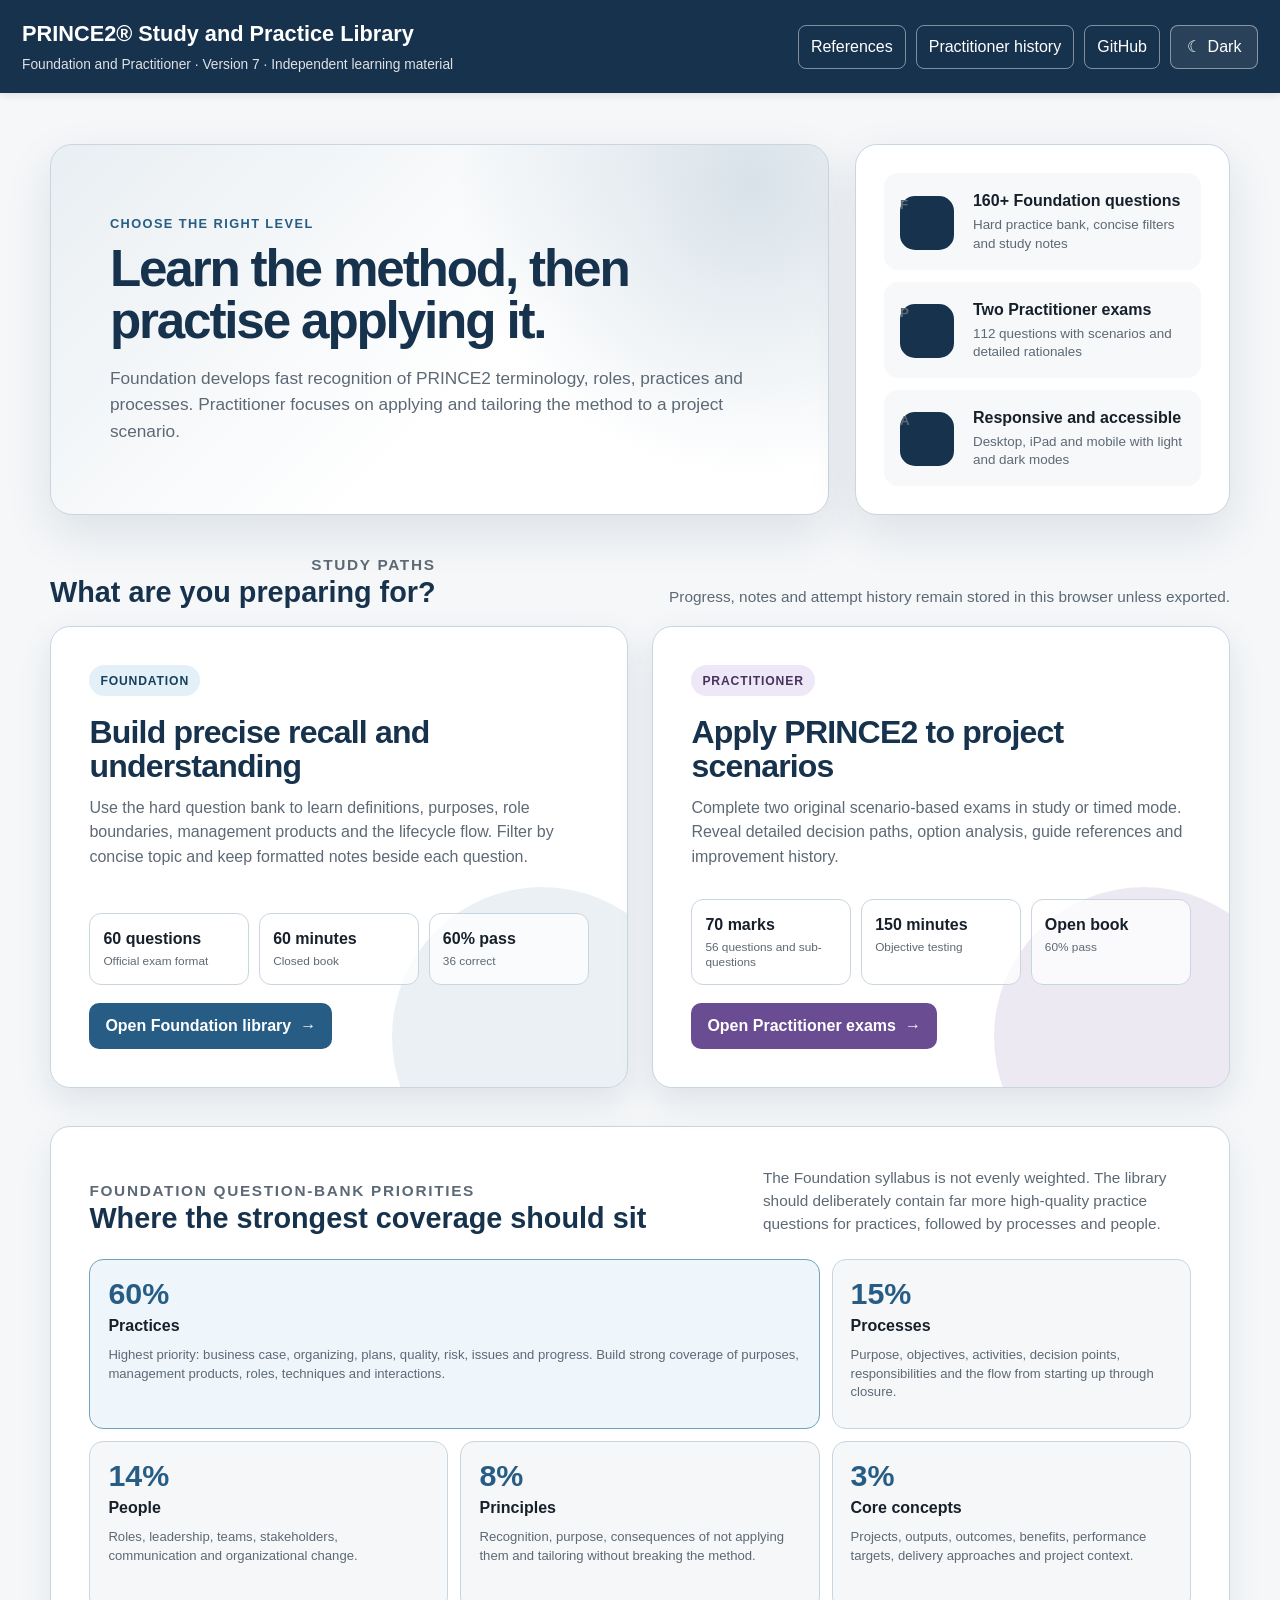
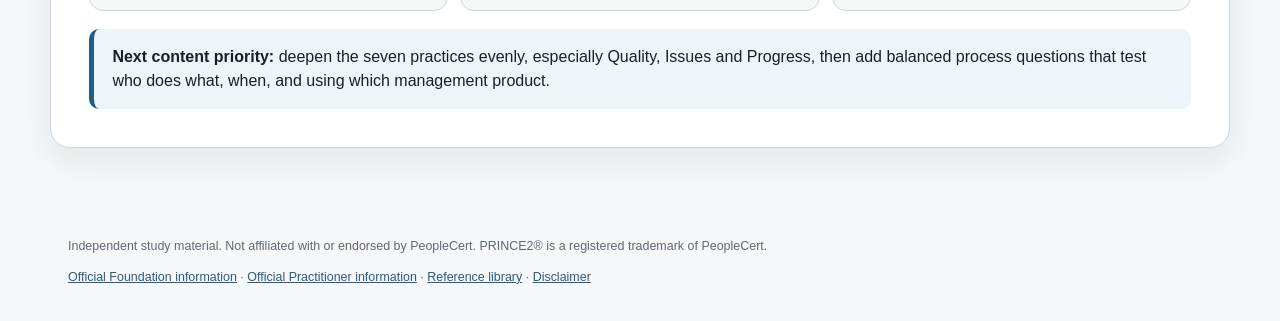
<file: index.html>
<!doctype html>
<html lang="en">
<head>
  <meta charset="utf-8">
  <meta name="viewport" content="width=device-width, initial-scale=1, viewport-fit=cover">
  <meta name="theme-color" content="#17324d">
  <meta name="description" content="Choose PRINCE2 Project Management Foundation or Practitioner Version 7 study and practice resources.">
  <title>PRINCE2 Study and Practice Library</title>
  <script src="assets/theme.js"></script>
  <link rel="stylesheet" href="assets/styles.css?v=20260721-6">
  <link rel="stylesheet" href="assets/theme.css?v=20260721-6">
  <link rel="stylesheet" href="assets/home.css?v=20260721-6">
</head>
<body class="home-body">
<a class="skip-link" href="#studyPaths">Skip to study choices</a>

<header class="site-header home-header">
  <div class="brand">
    <h1>PRINCE2® Study and Practice Library</h1>
    <p>Foundation and Practitioner · Version 7 · Independent learning material</p>
  </div>
  <nav class="toolbar" aria-label="Site navigation">
    <a class="header-link" href="references.html">References</a>
    <a class="header-link" href="history.html">Practitioner history</a>
    <a class="header-link" href="https://github.com/GKastner87/prince2-practitioner-practice">GitHub</a>
    <button type="button" class="theme-toggle" data-theme-toggle></button>
  </nav>
</header>

<main class="home-main">
  <section class="home-hero">
    <div class="home-hero-copy">
      <p class="home-kicker">Choose the right level</p>
      <h2>Learn the method, then practise applying it.</h2>
      <p>Foundation develops fast recognition of PRINCE2 terminology, roles, practices and processes. Practitioner focuses on applying and tailoring the method to a project scenario.</p>
    </div>

    <div class="home-hero-summary" aria-label="Library summary">
      <div class="summary-row">
        <span class="summary-icon" aria-hidden="true">F</span>
        <div><strong>160+ Foundation questions</strong><span>Hard practice bank, concise filters and study notes</span></div>
      </div>
      <div class="summary-row">
        <span class="summary-icon" aria-hidden="true">P</span>
        <div><strong>Two Practitioner exams</strong><span>112 questions with scenarios and detailed rationales</span></div>
      </div>
      <div class="summary-row">
        <span class="summary-icon" aria-hidden="true">A</span>
        <div><strong>Responsive and accessible</strong><span>Desktop, iPad and mobile with light and dark modes</span></div>
      </div>
    </div>
  </section>

  <section id="studyPaths" aria-labelledby="studyPathsTitle">
    <div class="path-heading">
      <div>
        <p class="home-kicker">Study paths</p>
        <h2 id="studyPathsTitle">What are you preparing for?</h2>
      </div>
      <p>Progress, notes and attempt history remain stored in this browser unless exported.</p>
    </div>

    <div class="path-grid">
      <a class="path-card foundation-card" href="foundation/index.html">
        <div class="path-card-top">
          <span class="path-level">Foundation</span>
          <h3>Build precise recall and understanding</h3>
          <p>Use the hard question bank to learn definitions, purposes, role boundaries, management products and the lifecycle flow. Filter by concise topic and keep formatted notes beside each question.</p>
        </div>
        <div>
          <div class="path-facts">
            <div class="path-fact"><strong>60 questions</strong><span>Official exam format</span></div>
            <div class="path-fact"><strong>60 minutes</strong><span>Closed book</span></div>
            <div class="path-fact"><strong>60% pass</strong><span>36 correct</span></div>
          </div>
          <span class="path-cta">Open Foundation library <span aria-hidden="true">→</span></span>
        </div>
      </a>

      <a class="path-card practitioner-card" href="practitioner/index.html">
        <div class="path-card-top">
          <span class="path-level">Practitioner</span>
          <h3>Apply PRINCE2 to project scenarios</h3>
          <p>Complete two original scenario-based exams in study or timed mode. Reveal detailed decision paths, option analysis, guide references and improvement history.</p>
        </div>
        <div>
          <div class="path-facts">
            <div class="path-fact"><strong>70 marks</strong><span>56 questions and sub-questions</span></div>
            <div class="path-fact"><strong>150 minutes</strong><span>Objective testing</span></div>
            <div class="path-fact"><strong>Open book</strong><span>60% pass</span></div>
          </div>
          <span class="path-cta">Open Practitioner exams <span aria-hidden="true">→</span></span>
        </div>
      </a>
    </div>
  </section>

  <section class="priority-section" aria-labelledby="priorityTitle">
    <div class="priority-intro">
      <div>
        <p class="home-kicker">Foundation question-bank priorities</p>
        <h2 id="priorityTitle">Where the strongest coverage should sit</h2>
      </div>
      <p>The Foundation syllabus is not evenly weighted. The library should deliberately contain far more high-quality practice questions for practices, followed by processes and people.</p>
    </div>

    <div class="weight-grid">
      <article class="weight-card primary-weight">
        <span class="weight-number">60%</span>
        <strong>Practices</strong>
        <p>Highest priority: business case, organizing, plans, quality, risk, issues and progress. Build strong coverage of purposes, management products, roles, techniques and interactions.</p>
      </article>
      <article class="weight-card">
        <span class="weight-number">15%</span>
        <strong>Processes</strong>
        <p>Purpose, objectives, activities, decision points, responsibilities and the flow from starting up through closure.</p>
      </article>
      <article class="weight-card">
        <span class="weight-number">14%</span>
        <strong>People</strong>
        <p>Roles, leadership, teams, stakeholders, communication and organizational change.</p>
      </article>
      <article class="weight-card">
        <span class="weight-number">8%</span>
        <strong>Principles</strong>
        <p>Recognition, purpose, consequences of not applying them and tailoring without breaking the method.</p>
      </article>
      <article class="weight-card">
        <span class="weight-number">3%</span>
        <strong>Core concepts</strong>
        <p>Projects, outputs, outcomes, benefits, performance targets, delivery approaches and project context.</p>
      </article>
    </div>

    <div class="priority-callout">
      <strong>Next content priority:</strong> deepen the seven practices evenly, especially Quality, Issues and Progress, then add balanced process questions that test who does what, when, and using which management product.
    </div>
  </section>
</main>

<footer class="home-footer">
  <p>Independent study material. Not affiliated with or endorsed by PeopleCert. PRINCE2® is a registered trademark of PeopleCert.</p>
  <p><a href="https://www.peoplecert.org/browse-certifications/project-programme-and-portfolio-management/PRINCE2-2/PRINCE2-7-foundation-3579" target="_blank" rel="noopener noreferrer">Official Foundation information</a> · <a href="https://www.peoplecert.org/browse-certifications/project-programme-and-portfolio-management/PRINCE2-2/PRINCE2-7-practitioner-3581" target="_blank" rel="noopener noreferrer">Official Practitioner information</a> · <a href="references.html">Reference library</a> · <a href="docs/DISCLAIMER.md">Disclaimer</a></p>
</footer>
</body>
</html>
</file>
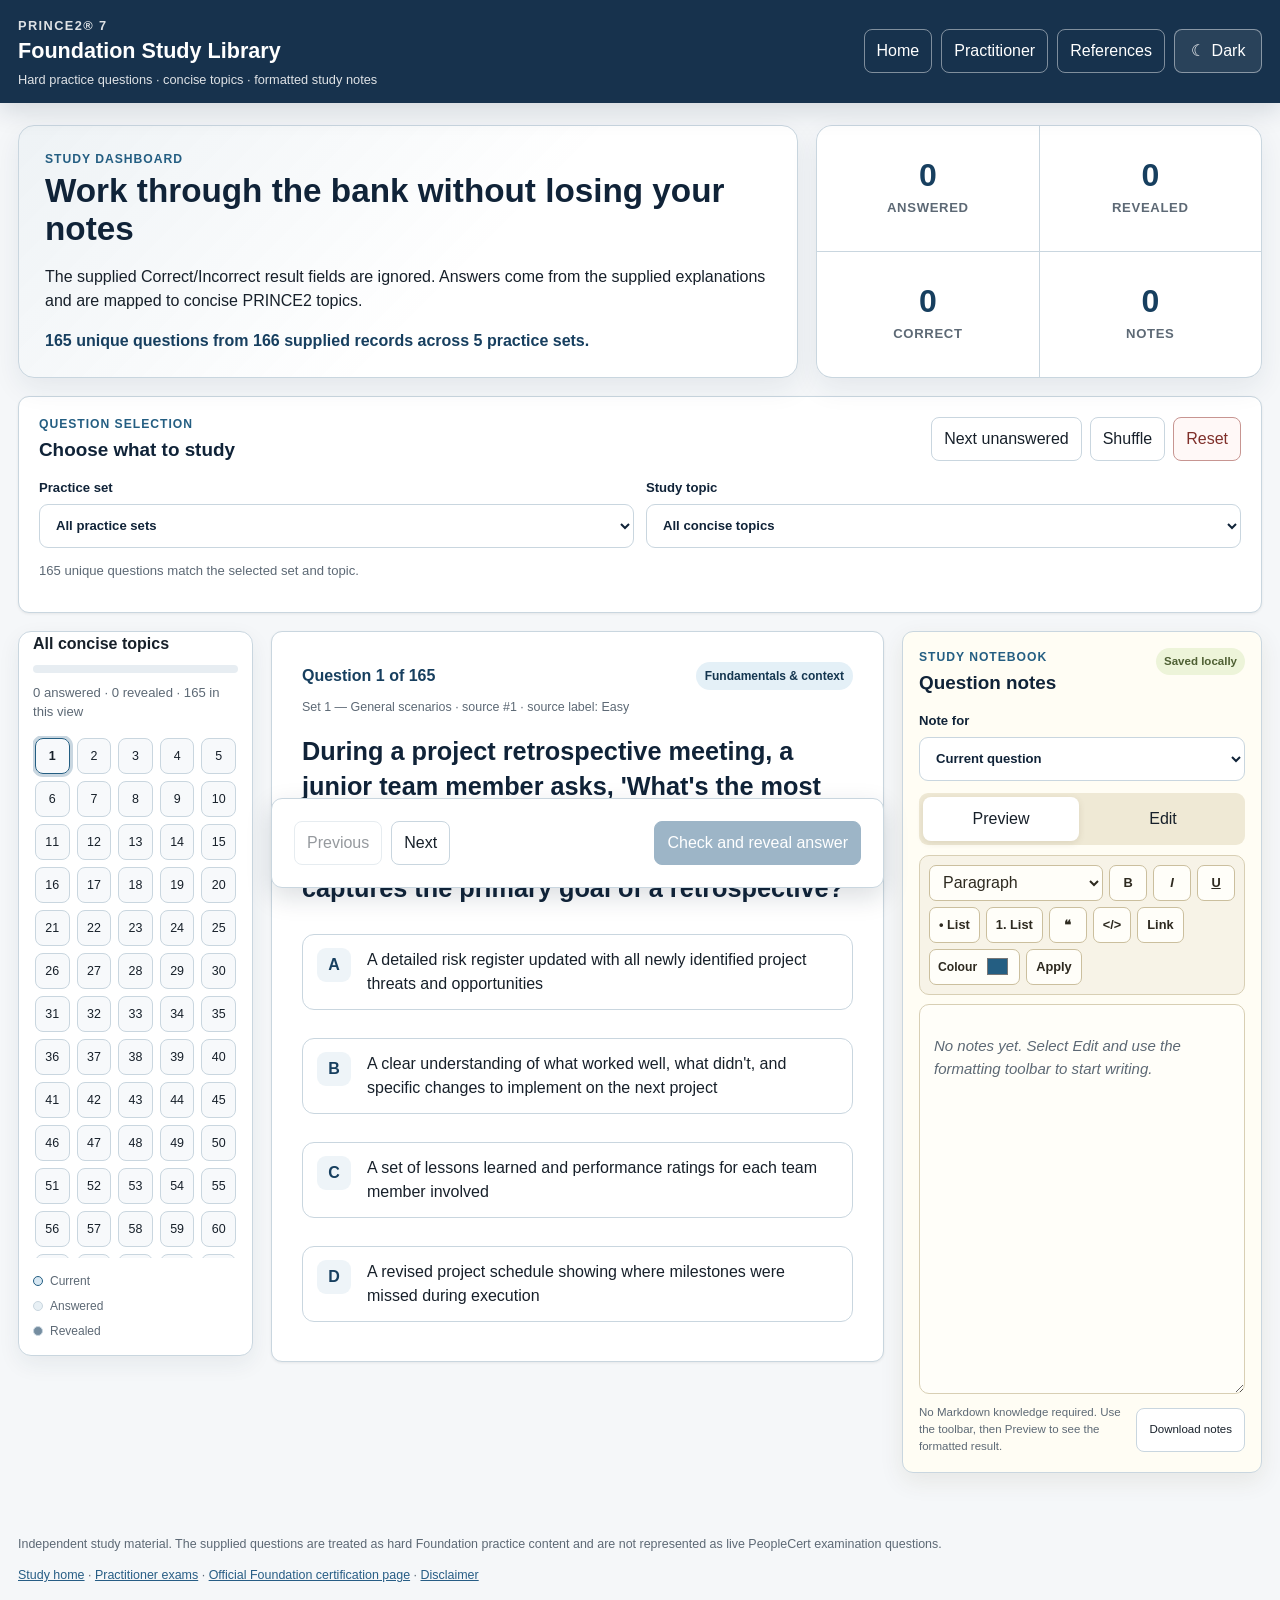
<file: foundation/index.html>
<!doctype html>
<html lang="en">
<head>
  <meta charset="utf-8">
  <meta name="viewport" content="width=device-width, initial-scale=1, viewport-fit=cover">
  <meta name="theme-color" content="#17324d">
  <meta name="description" content="PRINCE2 Project Management Foundation Version 7 hard question library with answer reveal, concise topic filters and formatted study notes stored as Markdown.">
  <title>PRINCE2 Foundation Study Library</title>
  <script src="../assets/theme.js"></script>
  <link rel="stylesheet" href="../assets/styles.css?v=20260721-5">
  <link rel="stylesheet" href="foundation.css?v=20260721-5">
  <link rel="stylesheet" href="note-toolbar.css?v=20260721-5">
  <link rel="stylesheet" href="../assets/theme.css?v=20260721-5">
</head>
<body>
<a class="skip-link" href="#questionCard">Skip to current question</a>

<header class="site-header foundation-header">
  <div class="brand">
    <p class="header-kicker">PRINCE2® 7</p>
    <h1>Foundation Study Library</h1>
    <p>Hard practice questions · concise topics · formatted study notes</p>
  </div>
  <nav class="toolbar" aria-label="Site navigation">
    <a class="header-link" href="../index.html">Home</a>
    <a class="header-link" href="../practitioner/index.html">Practitioner</a>
    <a class="header-link" href="../references.html">References</a>
    <button type="button" class="theme-toggle" data-theme-toggle></button>
  </nav>
</header>

<main class="foundation-shell">
  <section class="study-hero">
    <div class="hero-copy">
      <p class="eyebrow">Study dashboard</p>
      <h2>Work through the bank without losing your notes</h2>
      <p>The supplied Correct/Incorrect result fields are ignored. Answers come from the supplied explanations and are mapped to concise PRINCE2 topics.</p>
      <p id="libraryCount" class="library-count">Loading question bank…</p>
    </div>

    <div class="stat-grid" aria-label="Current progress">
      <div class="stat-card"><strong id="answeredStat">0</strong><span>Answered</span></div>
      <div class="stat-card"><strong id="revealedStat">0</strong><span>Revealed</span></div>
      <div class="stat-card"><strong id="correctStat">0</strong><span>Correct</span></div>
      <div class="stat-card"><strong id="notesStat">0</strong><span>Notes</span></div>
    </div>
  </section>

  <section class="card control-card" aria-labelledby="filterTitle">
    <div class="control-heading">
      <div>
        <p class="eyebrow">Question selection</p>
        <h2 id="filterTitle">Choose what to study</h2>
      </div>
      <div class="control-actions">
        <button id="nextUnansweredBtn" type="button">Next unanswered</button>
        <button id="shuffleBtn" type="button">Shuffle</button>
        <button id="resetBtn" type="button" class="subtle-danger">Reset</button>
      </div>
    </div>

    <div class="filter-grid">
      <label>Practice set
        <select id="batchSelect">
          <option value="all">All practice sets</option>
        </select>
      </label>
      <label>Study topic
        <select id="topicSelect">
          <option value="all">All concise topics</option>
        </select>
      </label>
    </div>
    <p id="filterSummary" class="notice" aria-live="polite"></p>
  </section>

  <div class="study-layout">
    <aside class="navigator-column">
      <details class="nav-panel" open>
        <summary>Question navigator</summary>
        <div class="nav-content">
          <strong id="topicTitle">Foundation library</strong>
          <div class="progressbar" aria-hidden="true"><span id="progressFill"></span></div>
          <div id="progressText" class="notice" aria-live="polite"></div>
          <div id="navigator" class="navigator" aria-label="Questions"></div>
          <div class="navigator-legend">
            <span><i class="legend-dot current-dot"></i>Current</span>
            <span><i class="legend-dot answered-dot"></i>Answered</span>
            <span><i class="legend-dot revealed-dot"></i>Revealed</span>
          </div>
        </div>
      </details>
    </aside>

    <section class="question-column">
      <article id="questionCard" class="card question" tabindex="-1"></article>
      <article id="answerCard" class="card answerbox hidden" aria-live="polite"></article>

      <section class="card actions question-actions" aria-label="Question controls">
        <div class="action-group">
          <button id="prevBtn" type="button">Previous</button>
          <button id="nextBtn" type="button">Next</button>
        </div>
        <div class="action-group">
          <button id="revealBtn" class="primary" type="button">Check and reveal answer</button>
        </div>
      </section>
    </section>

    <aside class="notes-column">
      <section class="card notes-card" aria-labelledby="notesTitle">
        <div class="notes-heading">
          <div>
            <p class="eyebrow">Study notebook</p>
            <h2 id="notesTitle">Question notes</h2>
          </div>
          <span id="noteSaveStatus" class="save-status" aria-live="polite">Saved locally</span>
        </div>

        <label class="note-scope-label">Note for
          <select id="noteScope">
            <option value="question">Current question</option>
            <option value="general">General notebook</option>
          </select>
        </label>

        <div class="note-tabs" role="tablist" aria-label="Note view">
          <button id="notePreviewTab" type="button" class="active" role="tab" aria-selected="true">Preview</button>
          <button id="noteEditTab" type="button" role="tab" aria-selected="false">Edit</button>
        </div>

        <div id="noteToolbar" class="note-toolbar" role="toolbar" aria-label="Text formatting">
          <label class="toolbar-select-label" for="noteBlockStyle">Style</label>
          <select id="noteBlockStyle" class="toolbar-select" aria-label="Paragraph style">
            <option value="paragraph">Paragraph</option>
            <option value="h1">Large heading</option>
            <option value="h2">Heading</option>
            <option value="h3">Small heading</option>
          </select>

          <button type="button" class="format-button" data-command="bold" aria-label="Bold" title="Bold"><b>B</b></button>
          <button type="button" class="format-button" data-command="italic" aria-label="Italic" title="Italic"><i>I</i></button>
          <button type="button" class="format-button" data-command="underline" aria-label="Underline" title="Underline"><u>U</u></button>
          <button type="button" class="format-button" data-command="bullet" aria-label="Bulleted list" title="Bulleted list">• List</button>
          <button type="button" class="format-button" data-command="numbered" aria-label="Numbered list" title="Numbered list">1. List</button>
          <button type="button" class="format-button" data-command="quote" aria-label="Quote" title="Quote">❝</button>
          <button type="button" class="format-button" data-command="code" aria-label="Inline code" title="Inline code">&lt;/&gt;</button>
          <button type="button" class="format-button" data-command="link" aria-label="Insert link" title="Insert link">Link</button>

          <label class="colour-tool" title="Text colour">
            <span>Colour</span>
            <input id="noteTextColour" type="color" value="#245e82" aria-label="Text colour">
          </label>
          <button id="applyColourBtn" type="button" class="format-button" aria-label="Apply selected text colour">Apply</button>
        </div>

        <textarea id="noteEditor" class="note-editor hidden" rows="18" spellcheck="true" placeholder="Use the formatting buttons above. The note is stored as Markdown automatically."></textarea>
        <div id="notePreview" class="note-preview" aria-live="polite"></div>

        <div class="note-help">
          <span>No Markdown knowledge required. Use the toolbar, then Preview to see the formatted result.</span>
          <button id="downloadNotesBtn" type="button">Download notes</button>
        </div>
      </section>
    </aside>
  </div>
</main>

<footer>
  <p>Independent study material. The supplied questions are treated as hard Foundation practice content and are not represented as live PeopleCert examination questions.</p>
  <p><a href="../index.html">Study home</a> · <a href="../practitioner/index.html">Practitioner exams</a> · <a href="https://www.peoplecert.org/browse-certifications/project-programme-and-portfolio-management/PRINCE2-2/prince2-7-foundation-3579" target="_blank" rel="noopener noreferrer">Official Foundation certification page</a> · <a href="../docs/DISCLAIMER.md">Disclaimer</a></p>
</footer>

<script src="data/hard-foundation-01.js?v=20260721-5"></script>
<script src="data/hard-foundation-02.js?v=20260721-5"></script>
<script src="data/hard-foundation-03a.js?v=20260721-5"></script>
<script src="data/hard-foundation-03b.js?v=20260721-5"></script>
<script src="data/hard-foundation-03c.js?v=20260721-5"></script>
<script src="data/hard-foundation-03d.js?v=20260721-5"></script>
<script src="data/hard-foundation-03e.js?v=20260721-5"></script>
<script src="data/hard-foundation-04a.js?v=20260721-5"></script>
<script src="data/hard-foundation-04b.js?v=20260721-5"></script>
<script src="data/hard-foundation-04c.js?v=20260721-5"></script>
<script src="data/hard-foundation-04d.js?v=20260721-5"></script>
<script src="data/hard-foundation-04e.js?v=20260721-5"></script>
<script src="data/hard-foundation-04f.js?v=20260721-5"></script>
<script src="data/hard-foundation-05.js?v=20260721-5"></script>
<script src="foundation.js?v=20260721-5"></script>
</body>
</html>
</file>
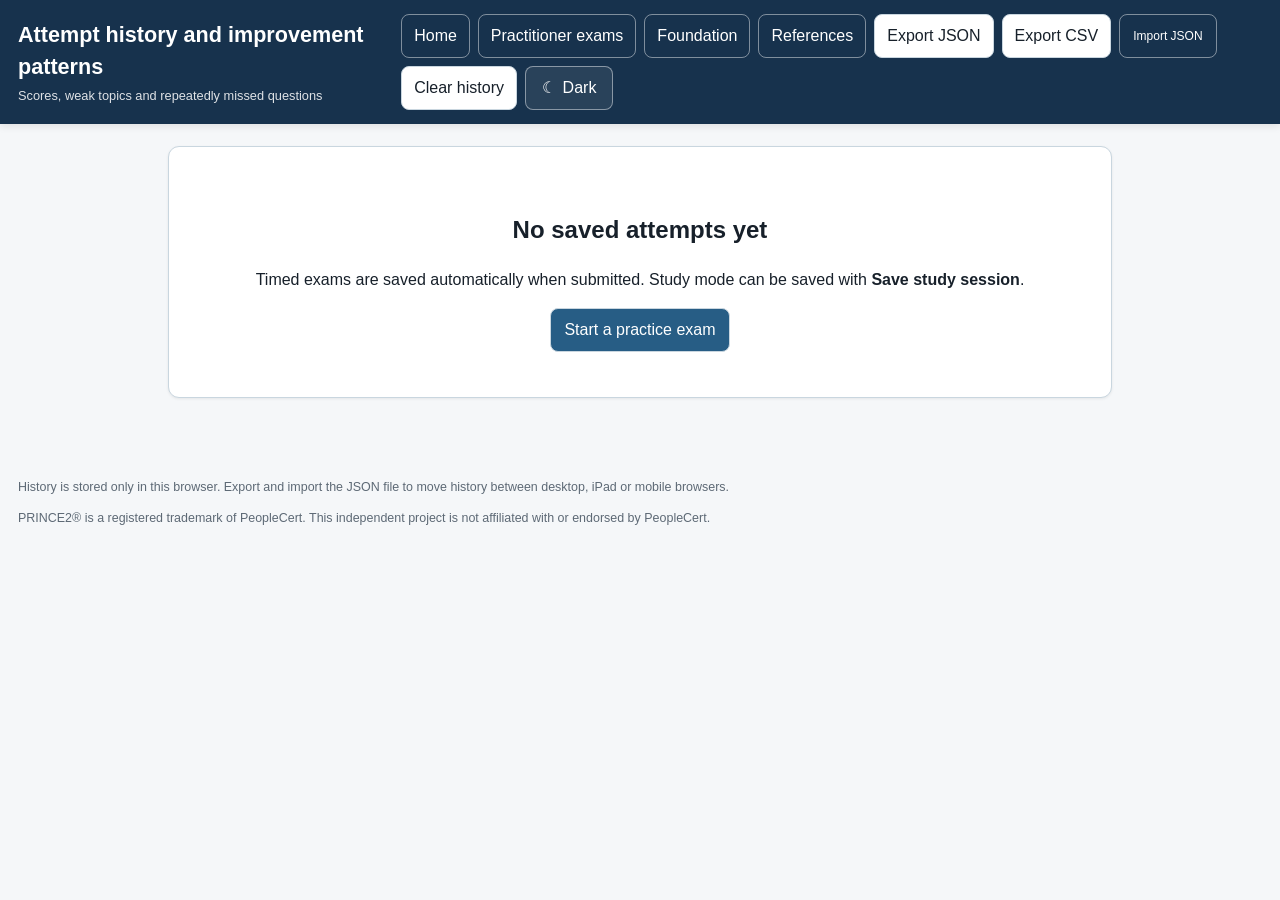
<file: history.html>
<!doctype html>
<html lang="en">
<head>
  <meta charset="utf-8">
  <meta name="viewport" content="width=device-width, initial-scale=1, viewport-fit=cover">
  <meta name="theme-color" content="#17324d">
  <meta name="description" content="Saved PRINCE2 practice exam attempts, score trends and weak-topic analysis.">
  <title>Attempt History — PRINCE2 Practitioner Practice</title>
  <script src="assets/theme.js"></script>
  <link rel="stylesheet" href="assets/styles.css?v=20260721-5">
  <link rel="stylesheet" href="assets/enhancements.css?v=20260721-5">
  <link rel="stylesheet" href="assets/theme.css?v=20260721-5">
</head>
<body>
<header class="site-header">
  <div class="brand">
    <h1>Attempt history and improvement patterns</h1>
    <p>Scores, weak topics and repeatedly missed questions</p>
  </div>
  <div class="toolbar history-actions">
    <a class="header-link" href="index.html">Home</a>
    <a class="header-link" href="practitioner/index.html">Practitioner exams</a>
    <a class="header-link" href="foundation/index.html">Foundation</a>
    <a class="header-link" href="references.html">References</a>
    <button id="exportJsonBtn" type="button">Export JSON</button>
    <button id="exportCsvBtn" type="button">Export CSV</button>
    <label class="button-link">Import JSON<input id="importInput" class="hidden" type="file" accept="application/json,.json"></label>
    <button id="clearHistoryBtn" type="button">Clear history</button>
    <button type="button" class="theme-toggle" data-theme-toggle></button>
  </div>
</header>

<main id="historyContent" class="reference-page" aria-live="polite"></main>

<footer>
  <p>History is stored only in this browser. Export and import the JSON file to move history between desktop, iPad or mobile browsers.</p>
  <p>PRINCE2® is a registered trademark of PeopleCert. This independent project is not affiliated with or endorsed by PeopleCert.</p>
</footer>
<script src="assets/history.js?v=20260721-5"></script>
<script src="assets/history-corrections.js?v=20260721-5"></script>
</body>
</html>
</file>
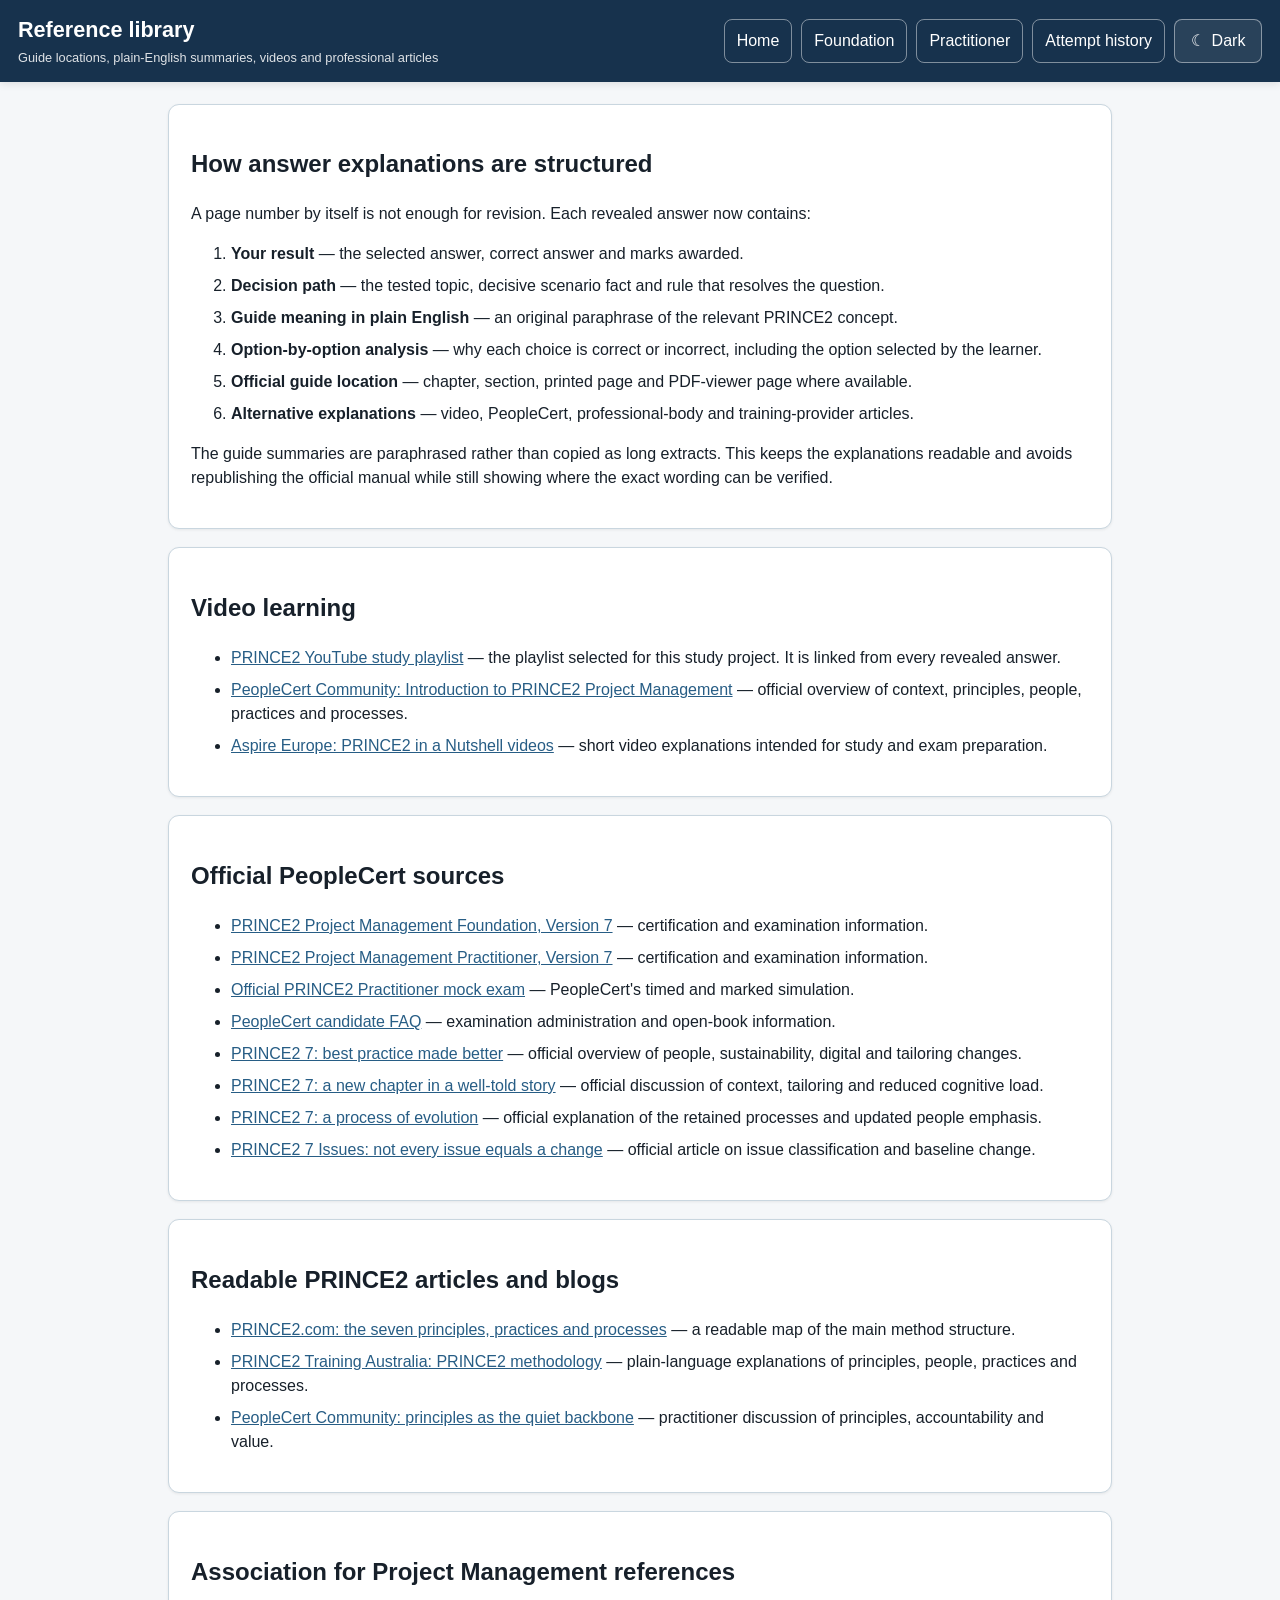
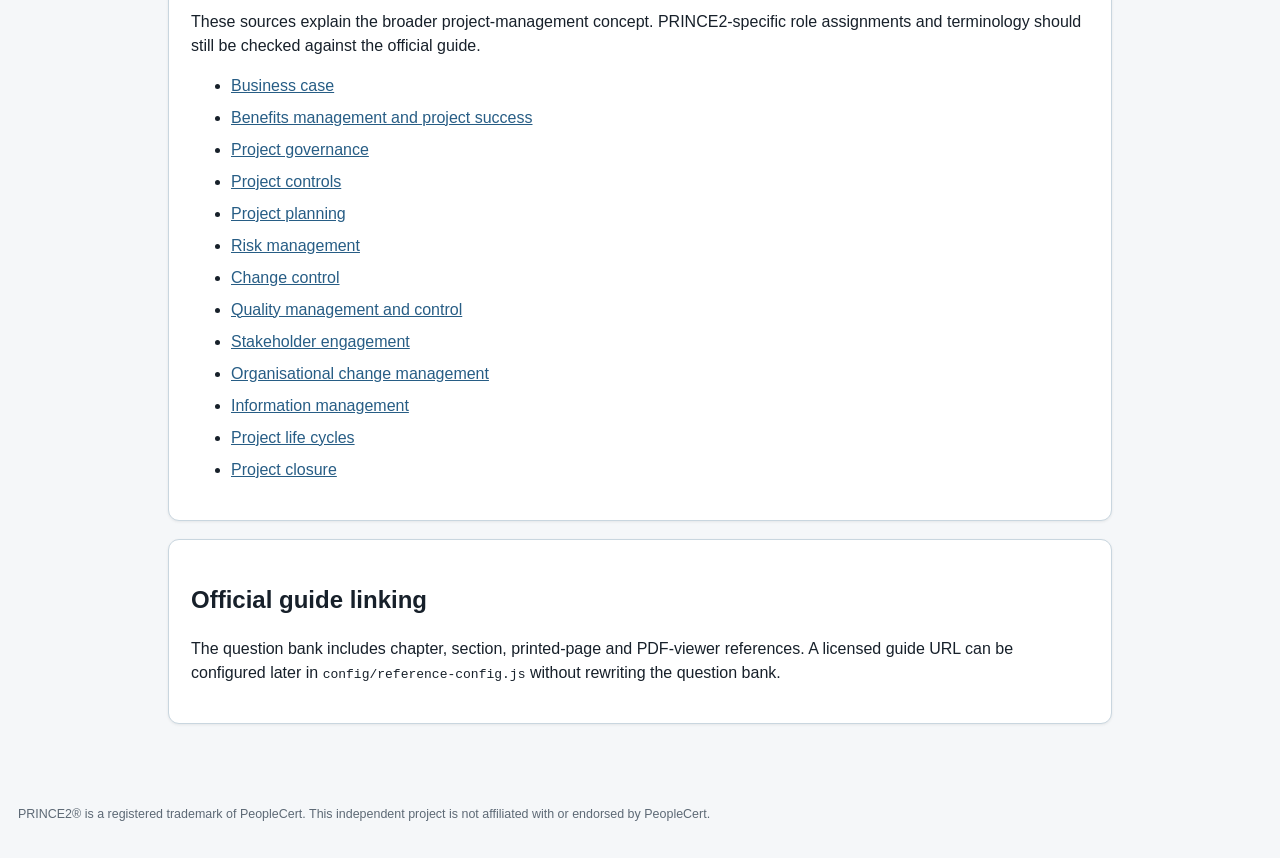
<file: references.html>
<!doctype html>
<html lang="en">
<head>
  <meta charset="utf-8">
  <meta name="viewport" content="width=device-width, initial-scale=1, viewport-fit=cover">
  <meta name="theme-color" content="#17324d">
  <meta name="description" content="Official PRINCE2 guide locations, plain-English paraphrases, videos and professional articles used by the practice exams.">
  <title>Reference Library — PRINCE2 Study Library</title>
  <script src="assets/theme.js"></script>
  <link rel="stylesheet" href="assets/styles.css?v=20260721-5">
  <link rel="stylesheet" href="assets/enhancements.css?v=20260721-5">
  <link rel="stylesheet" href="assets/theme.css?v=20260721-5">
</head>
<body>
<header class="site-header">
  <div class="brand">
    <h1>Reference library</h1>
    <p>Guide locations, plain-English summaries, videos and professional articles</p>
  </div>
  <div class="toolbar">
    <a class="header-link" href="index.html">Home</a>
    <a class="header-link" href="foundation/index.html">Foundation</a>
    <a class="header-link" href="practitioner/index.html">Practitioner</a>
    <a class="header-link" href="history.html">Attempt history</a>
    <button type="button" class="theme-toggle" data-theme-toggle></button>
  </div>
</header>

<main class="reference-page">
  <section class="card">
    <h2>How answer explanations are structured</h2>
    <p>A page number by itself is not enough for revision. Each revealed answer now contains:</p>
    <ol>
      <li><b>Your result</b> — the selected answer, correct answer and marks awarded.</li>
      <li><b>Decision path</b> — the tested topic, decisive scenario fact and rule that resolves the question.</li>
      <li><b>Guide meaning in plain English</b> — an original paraphrase of the relevant PRINCE2 concept.</li>
      <li><b>Option-by-option analysis</b> — why each choice is correct or incorrect, including the option selected by the learner.</li>
      <li><b>Official guide location</b> — chapter, section, printed page and PDF-viewer page where available.</li>
      <li><b>Alternative explanations</b> — video, PeopleCert, professional-body and training-provider articles.</li>
    </ol>
    <p>The guide summaries are paraphrased rather than copied as long extracts. This keeps the explanations readable and avoids republishing the official manual while still showing where the exact wording can be verified.</p>
  </section>

  <section class="card">
    <h2>Video learning</h2>
    <ul>
      <li><a href="https://youtube.com/playlist?list=PLkfP3Wl3g4375MA85ERYYGAveJc5Y-SAG&si=eHYIo4Htw6mCT8xt" target="_blank" rel="noopener noreferrer">PRINCE2 YouTube study playlist</a> — the playlist selected for this study project. It is linked from every revealed answer.</li>
      <li><a href="https://community.peoplecert.org/public/clubs/prince2/videos/introduction-to-prince2-project-management-2026-03-23" target="_blank" rel="noopener noreferrer">PeopleCert Community: Introduction to PRINCE2 Project Management</a> — official overview of context, principles, people, practices and processes.</li>
      <li><a href="https://aspireeurope.com/news/2022/06/01/check-out-our-prince2-youtube-channel/" target="_blank" rel="noopener noreferrer">Aspire Europe: PRINCE2 in a Nutshell videos</a> — short video explanations intended for study and exam preparation.</li>
    </ul>
  </section>

  <section class="card">
    <h2>Official PeopleCert sources</h2>
    <ul>
      <li><a href="https://www.peoplecert.org/browse-certifications/project-programme-and-portfolio-management/PRINCE2-2/PRINCE2-7-foundation-3579" target="_blank" rel="noopener noreferrer">PRINCE2 Project Management Foundation, Version 7</a> — certification and examination information.</li>
      <li><a href="https://www.peoplecert.org/browse-certifications/project-programme-and-portfolio-management/PRINCE2-2/PRINCE2-7-practitioner-3581" target="_blank" rel="noopener noreferrer">PRINCE2 Project Management Practitioner, Version 7</a> — certification and examination information.</li>
      <li><a href="https://www.peoplecert.org/browse-mock-exams/project-programme-and-portfolio-management/PRINCE2-2/PRINCE2%207%20Practitioner%20Mock%20exam-3582" target="_blank" rel="noopener noreferrer">Official PRINCE2 Practitioner mock exam</a> — PeopleCert's timed and marked simulation.</li>
      <li><a href="https://www.peoplecert.org/help-and-support/FAQ" target="_blank" rel="noopener noreferrer">PeopleCert candidate FAQ</a> — examination administration and open-book information.</li>
      <li><a href="https://www.peoplecert.org/news-and-announcements/new-prince2-7" target="_blank" rel="noopener noreferrer">PRINCE2 7: best practice made better</a> — official overview of people, sustainability, digital and tailoring changes.</li>
      <li><a href="https://www.peoplecert.org/news-and-announcements/Prince2-7-new-chapter" target="_blank" rel="noopener noreferrer">PRINCE2 7: a new chapter in a well-told story</a> — official discussion of context, tailoring and reduced cognitive load.</li>
      <li><a href="https://www.peoplecert.org/news-and-announcements/2023/PRINCE2%207%20-%20A%20Process%20of%20Evolution" target="_blank" rel="noopener noreferrer">PRINCE2 7: a process of evolution</a> — official explanation of the retained processes and updated people emphasis.</li>
      <li><a href="https://www.peoplecert.org/news-and-announcements/2023/prince2-7-issues" target="_blank" rel="noopener noreferrer">PRINCE2 7 Issues: not every issue equals a change</a> — official article on issue classification and baseline change.</li>
    </ul>
  </section>

  <section class="card">
    <h2>Readable PRINCE2 articles and blogs</h2>
    <ul>
      <li><a href="https://www.prince2.com/eur/blog/the-7-principles-themes-and-processes-of-prince2" target="_blank" rel="noopener noreferrer">PRINCE2.com: the seven principles, practices and processes</a> — a readable map of the main method structure.</li>
      <li><a href="https://www.prince2training.com.au/prince2-methodology/" target="_blank" rel="noopener noreferrer">PRINCE2 Training Australia: PRINCE2 methodology</a> — plain-language explanations of principles, people, practices and processes.</li>
      <li><a href="https://community.peoplecert.org/en/public/clubs/prince2/blogs/principles-the-quiet-backbone-of-prince2-and-itil" target="_blank" rel="noopener noreferrer">PeopleCert Community: principles as the quiet backbone</a> — practitioner discussion of principles, accountability and value.</li>
    </ul>
  </section>

  <section class="card">
    <h2>Association for Project Management references</h2>
    <p>These sources explain the broader project-management concept. PRINCE2-specific role assignments and terminology should still be checked against the official guide.</p>
    <ul>
      <li><a href="https://www.apm.org.uk/resources/what-is-project-management/what-is-a-business-case/" target="_blank" rel="noopener noreferrer">Business case</a></li>
      <li><a href="https://www.apm.org.uk/resources/what-is-project-management/what-is-benefits-management-and-project-success/" target="_blank" rel="noopener noreferrer">Benefits management and project success</a></li>
      <li><a href="https://www.apm.org.uk/resources/what-is-project-management/what-is-governance/" target="_blank" rel="noopener noreferrer">Project governance</a></li>
      <li><a href="https://www.apm.org.uk/resources/what-is-project-management/what-is-project-controls/" target="_blank" rel="noopener noreferrer">Project controls</a></li>
      <li><a href="https://www.apm.org.uk/resources/what-is-project-management-1/what-is-planning/" target="_blank" rel="noopener noreferrer">Project planning</a></li>
      <li><a href="https://www.apm.org.uk/resources/what-is-project-management/what-is-risk-management/" target="_blank" rel="noopener noreferrer">Risk management</a></li>
      <li><a href="https://www.apm.org.uk/resources/what-is-project-management/what-is-change-control/" target="_blank" rel="noopener noreferrer">Change control</a></li>
      <li><a href="https://www.apm.org.uk/resources/what-is-project-management/what-is-quality-management-and-control/" target="_blank" rel="noopener noreferrer">Quality management and control</a></li>
      <li><a href="https://www.apm.org.uk/resources/find-a-resource/stakeholder-engagement/" target="_blank" rel="noopener noreferrer">Stakeholder engagement</a></li>
      <li><a href="https://www.apm.org.uk/resources/what-is-project-management/what-is-change-management/" target="_blank" rel="noopener noreferrer">Organisational change management</a></li>
      <li><a href="https://www.apm.org.uk/resources/what-is-project-management/what-is-information-management/" target="_blank" rel="noopener noreferrer">Information management</a></li>
      <li><a href="https://www.apm.org.uk/resources/what-is-project-management/what-is-a-life-cycle/" target="_blank" rel="noopener noreferrer">Project life cycles</a></li>
      <li><a href="https://www.apm.org.uk/blog/how-to-close-a-project/" target="_blank" rel="noopener noreferrer">Project closure</a></li>
    </ul>
  </section>

  <section class="card">
    <h2>Official guide linking</h2>
    <p>The question bank includes chapter, section, printed-page and PDF-viewer references. A licensed guide URL can be configured later in <code>config/reference-config.js</code> without rewriting the question bank.</p>
  </section>
</main>

<footer>
  <p>PRINCE2® is a registered trademark of PeopleCert. This independent project is not affiliated with or endorsed by PeopleCert.</p>
</footer>
</body>
</html>
</file>
<file: assets/styles.css>
:root {
  --navy: #17324d;
  --blue: #275d85;
  --blue-dark: #1d4869;
  --pale: #eef4f8;
  --line: #c9d6df;
  --ok: #e6f4e8;
  --bad: #fbe9e7;
  --warn: #fff4cc;
  --text: #17202a;
  --muted: #5d6975;
  --surface: #ffffff;
  --page: #f5f7f9;
  --focus: #f0b429;
  --shadow: 0 2px 8px rgb(0 0 0 / 10%);
}

* { box-sizing: border-box; }
html { scroll-behavior: smooth; -webkit-text-size-adjust: 100%; }
body {
  margin: 0;
  min-width: 320px;
  font-family: Arial, Helvetica, sans-serif;
  background: var(--page);
  color: var(--text);
  line-height: 1.5;
}
button, select, input { font: inherit; }
button, select, .header-link { min-height: 44px; }
button, select {
  border: 1px solid var(--line);
  border-radius: 8px;
  padding: 9px 12px;
  background: var(--surface);
  color: var(--text);
}
button { cursor: pointer; }
button:hover:not(:disabled) { border-color: var(--blue); }
button:disabled { opacity: .45; cursor: not-allowed; }
a { color: var(--blue); }
a:hover { color: var(--blue-dark); }
:focus-visible { outline: 3px solid var(--focus); outline-offset: 2px; }

.skip-link {
  position: fixed;
  top: -80px;
  left: 12px;
  z-index: 100;
  padding: 10px 14px;
  background: white;
  border-radius: 7px;
}
.skip-link:focus { top: 12px; }

.site-header {
  position: sticky;
  top: 0;
  z-index: 20;
  display: flex;
  align-items: center;
  justify-content: space-between;
  gap: 20px;
  padding: 14px max(18px, env(safe-area-inset-right)) 14px max(18px, env(safe-area-inset-left));
  background: var(--navy);
  color: white;
  box-shadow: var(--shadow);
}
.brand h1 { margin: 0; font-size: clamp(1.08rem, 2vw, 1.35rem); }
.brand p { margin: 2px 0 0; font-size: .8rem; opacity: .86; }
.toolbar { display: flex; align-items: end; gap: 9px; flex-wrap: wrap; }
.toolbar label { display: grid; gap: 3px; font-size: .75rem; }
.toolbar select { min-width: 150px; }
.header-link {
  display: inline-flex;
  align-items: center;
  padding: 8px 12px;
  border: 1px solid rgb(255 255 255 / 45%);
  border-radius: 8px;
  color: white;
  text-decoration: none;
}
.header-link:hover { color: white; background: rgb(255 255 255 / 10%); }
.timer {
  display: inline-flex;
  min-width: 88px;
  min-height: 44px;
  align-items: center;
  justify-content: center;
  align-self: end;
  border-radius: 8px;
  background: #0e2234;
  font-weight: 700;
  font-variant-numeric: tabular-nums;
}

.loading { max-width: 900px; margin: 40px auto; padding: 20px; text-align: center; }
.layout {
  max-width: 1380px;
  margin: 0 auto;
  display: grid;
  grid-template-columns: 250px minmax(0, 1fr);
  gap: 18px;
  padding: 18px max(18px, env(safe-area-inset-right)) 18px max(18px, env(safe-area-inset-left));
}
aside { min-width: 0; }
.nav-panel {
  position: sticky;
  top: 96px;
  max-height: calc(100dvh - 116px);
  overflow: auto;
  border: 1px solid var(--line);
  border-radius: 10px;
  background: var(--surface);
  box-shadow: 0 1px 3px rgb(0 0 0 / 7%);
}
.nav-panel summary {
  display: none;
  cursor: pointer;
  padding: 13px 14px;
  font-weight: 700;
  color: var(--navy);
}
.nav-content { padding: 14px; }
.progressbar { height: 8px; margin: 9px 0 10px; overflow: hidden; border-radius: 999px; background: #e7edf2; }
.progressbar span { display: block; width: 0; height: 100%; background: var(--blue); transition: width .2s ease; }
.notice { color: var(--muted); font-size: .82rem; }
.navigator { display: grid; grid-template-columns: repeat(5, minmax(34px, 1fr)); gap: 6px; margin: 14px 0; }
.qnav { min-height: 38px; padding: 6px 0; font-size: .78rem; }
.qnav.answered { background: #dbeaf4; }
.qnav.current { outline: 3px solid var(--focus); outline-offset: 0; }
.qnav.revealed { background: var(--ok); }

main { min-width: 0; }
.card {
  margin-bottom: 14px;
  padding: clamp(15px, 2.4vw, 22px);
  border: 1px solid var(--line);
  border-radius: 11px;
  background: var(--surface);
  box-shadow: 0 1px 3px rgb(0 0 0 / 7%);
}
.scenario h2, .question h2, .results h2 { margin: 0 0 10px; color: var(--navy); }
.scenario details summary { cursor: pointer; font-weight: 700; color: var(--blue); }
.scenario p { white-space: pre-line; }
.meta { margin-bottom: 12px; color: var(--muted); font-size: .84rem; }
.option {
  display: flex;
  align-items: flex-start;
  gap: 11px;
  min-height: 52px;
  margin: 9px 0;
  padding: 12px;
  border: 1px solid var(--line);
  border-radius: 9px;
  cursor: pointer;
  touch-action: manipulation;
}
.option:hover { background: #f7fafc; }
.option:has(input:checked) { border-color: var(--blue); background: #eef6fb; }
.option input { width: 20px; height: 20px; margin: 1px 0 0; flex: 0 0 auto; }
.letter { min-width: 21px; font-weight: 700; }

.actions { display: flex; justify-content: space-between; gap: 10px; }
.action-group { display: flex; gap: 9px; flex-wrap: wrap; }
.primary { border-color: var(--blue); background: var(--blue); color: white; }
.primary:hover:not(:disabled) { background: var(--blue-dark); }
.danger { border-color: #8b2f2f; background: #8b2f2f; color: white; }

.answerbox { border-left: 5px solid var(--blue); background: var(--pale); }
.answerbox h3 { margin: 18px 0 8px; color: var(--navy); }
.answerbox h3:first-child { margin-top: 0; }
.clue { padding: 11px; border-radius: 8px; background: var(--warn); }
.takeaway { padding: 11px; border-radius: 8px; background: #eef0f8; font-weight: 700; }
.option-review-grid { display: grid; gap: 9px; }
.option-review {
  display: grid;
  grid-template-columns: minmax(180px, .8fr) minmax(0, 1.4fr);
  gap: 12px;
  padding: 11px;
  border: 1px solid var(--line);
  border-radius: 8px;
}
.option-review.correct { background: var(--ok); }
.option-review.incorrect { background: var(--bad); }
.verdict { display: inline-block; margin-top: 4px; font-weight: 700; }
.reference-list { padding-left: 22px; }
.reference-list li { margin: 7px 0; }
.external-note { color: var(--muted); font-size: .82rem; }
.reference-links { display: grid; gap: 8px; }
.reference-links a {
  display: block;
  padding: 10px 12px;
  border: 1px solid var(--line);
  border-radius: 8px;
  background: white;
  text-decoration: none;
}
.reference-links small { display: block; margin-top: 2px; color: var(--muted); }
.results .score { font-size: clamp(2rem, 7vw, 2.8rem); font-weight: 700; color: var(--navy); }
.review-buttons { display: flex; gap: 7px; flex-wrap: wrap; }

.reference-page { max-width: 980px; margin: 0 auto; padding: 22px max(18px, env(safe-area-inset-right)) 50px max(18px, env(safe-area-inset-left)); }
.reference-page section { margin-bottom: 18px; }
.reference-page li { margin: 8px 0; }

footer { max-width: 1380px; margin: 0 auto; padding: 0 18px calc(22px + env(safe-area-inset-bottom)); color: var(--muted); font-size: .78rem; }
.hidden { display: none !important; }

/* iPad portrait and smaller tablets */
@media (max-width: 900px) {
  .site-header { position: static; align-items: flex-start; flex-direction: column; }
  .toolbar { width: 100%; align-items: end; }
  .layout { grid-template-columns: 1fr; padding-top: 12px; }
  .nav-panel { position: static; max-height: none; }
  .nav-panel summary { display: list-item; }
  .nav-content { padding-top: 4px; }
  .navigator { grid-template-columns: repeat(8, minmax(34px, 1fr)); }
  .mode-help { display: none; }
}

/* Phones and narrow split-screen windows */
@media (max-width: 640px) {
  .site-header { padding: 12px max(12px, env(safe-area-inset-right)) 12px max(12px, env(safe-area-inset-left)); }
  .toolbar { display: grid; grid-template-columns: 1fr 1fr; }
  .toolbar label { min-width: 0; }
  .toolbar select { width: 100%; min-width: 0; }
  .timer, .header-link, #resetBtn { width: 100%; }
  .layout { padding: 10px max(10px, env(safe-area-inset-right)) calc(86px + env(safe-area-inset-bottom)) max(10px, env(safe-area-inset-left)); }
  .card { border-radius: 9px; }
  .navigator { grid-template-columns: repeat(6, minmax(34px, 1fr)); }
  .option-review { grid-template-columns: 1fr; gap: 4px; }
  .actions {
    position: fixed;
    z-index: 15;
    left: 0;
    right: 0;
    bottom: 0;
    margin: 0;
    padding: 10px max(10px, env(safe-area-inset-right)) calc(10px + env(safe-area-inset-bottom)) max(10px, env(safe-area-inset-left));
    border-width: 1px 0 0;
    border-radius: 0;
    box-shadow: 0 -3px 12px rgb(0 0 0 / 14%);
  }
  .action-group { display: grid; grid-template-columns: 1fr 1fr; flex: 1 1 100%; }
  .action-group button { width: 100%; }
}

@media (max-width: 390px) {
  .toolbar { grid-template-columns: 1fr; }
  .navigator { grid-template-columns: repeat(5, minmax(34px, 1fr)); }
}

@media print {
  .site-header, aside, .actions, footer { display: none !important; }
  .layout { display: block; padding: 0; }
  .card { box-shadow: none; break-inside: avoid; }
}
</file>
<file: assets/theme.css>
html {
  color-scheme: light;
}

.theme-toggle {
  display: inline-flex;
  align-items: center;
  justify-content: center;
  gap: 7px;
  min-width: 88px;
  border-color: rgb(255 255 255 / 45%);
  color: white;
  background: rgb(255 255 255 / 8%);
}

.theme-toggle:hover:not(:disabled) {
  border-color: rgb(255 255 255 / 78%);
  background: rgb(255 255 255 / 14%);
}

html[data-theme="dark"] {
  color-scheme: dark;
  --blue: #73b7e3;
  --blue-dark: #9dcff0;
  --pale: #162a3a;
  --line: #3a5062;
  --ok: #183a2a;
  --bad: #482824;
  --warn: #463b17;
  --text: #e8eef3;
  --muted: #aebdca;
  --surface: #142331;
  --page: #0b141d;
  --focus: #ffd166;
  --shadow: 0 2px 10px rgb(0 0 0 / 34%);
  --foundation-ink: #e8eef3;
  --foundation-soft: #1a3244;
  --foundation-accent: #79bce6;
  --foundation-accent-strong: #a6d5f2;
  --foundation-note: #211f18;
}

html[data-theme="dark"] body {
  background: var(--page);
  color: var(--text);
}

html[data-theme="dark"] .site-header {
  background: #0d1b28;
}

html[data-theme="dark"] button,
html[data-theme="dark"] select,
html[data-theme="dark"] input,
html[data-theme="dark"] textarea {
  border-color: var(--line);
  color: var(--text);
  background: #172a39;
}

html[data-theme="dark"] button:hover:not(:disabled),
html[data-theme="dark"] select:hover {
  border-color: var(--blue);
}

html[data-theme="dark"] .skip-link {
  color: var(--text);
  background: var(--surface);
}

html[data-theme="dark"] .timer {
  background: #08121a;
}

html[data-theme="dark"] .card,
html[data-theme="dark"] .nav-panel,
html[data-theme="dark"] .hero-copy,
html[data-theme="dark"] .stat-card {
  border-color: var(--line);
  background: var(--surface);
  box-shadow: 0 4px 18px rgb(0 0 0 / 24%);
}

html[data-theme="dark"] .scenario h2,
html[data-theme="dark"] .question h2,
html[data-theme="dark"] .results h2,
html[data-theme="dark"] .answerbox h3,
html[data-theme="dark"] .nav-panel summary,
html[data-theme="dark"] .results .score {
  color: #e6f1f8;
}

html[data-theme="dark"] .progressbar {
  background: #263b4b;
}

html[data-theme="dark"] .qnav {
  background: #172a39;
}

html[data-theme="dark"] .qnav.answered {
  background: #23455e;
}

html[data-theme="dark"] .qnav.revealed,
html[data-theme="dark"] .qnav.correct-answer {
  background: var(--ok);
}

html[data-theme="dark"] .option {
  background: #142331;
}

html[data-theme="dark"] .option:hover {
  background: #1a3041;
}

html[data-theme="dark"] .option:has(input:checked) {
  border-color: var(--blue);
  background: #19364a;
}

html[data-theme="dark"] .option .letter {
  color: #cbe9fb;
  background: #1e3a4e;
}

html[data-theme="dark"] .option:has(input:checked) .letter {
  color: #08131c;
  background: var(--blue);
}

html[data-theme="dark"] .answerbox {
  background: #132a39;
}

html[data-theme="dark"] .takeaway {
  background: #222d4b;
}

html[data-theme="dark"] .reference-links a,
html[data-theme="dark"] .answer-detail-grid p,
html[data-theme="dark"] .process-grid div {
  color: var(--text);
  background: #172a39;
}

html[data-theme="dark"] .selected-answer {
  background: #3b211f;
}

html[data-theme="dark"] .duplicate-note {
  background: #1c3040;
}

html[data-theme="dark"] .wording-note {
  background: #403718;
}

html[data-theme="dark"] .notes-card {
  background: #211f18;
}

html[data-theme="dark"] .note-tabs,
html[data-theme="dark"] .note-toolbar,
html[data-theme="dark"] .note-toolbar.toolbar-preview-mode {
  background: #302c20;
}

html[data-theme="dark"] .note-tabs button.active,
html[data-theme="dark"] .toolbar-select,
html[data-theme="dark"] .format-button,
html[data-theme="dark"] .colour-tool,
html[data-theme="dark"] .note-editor,
html[data-theme="dark"] .note-preview {
  border-color: #625a42;
  color: #f1ead8;
  background: #191812;
}

html[data-theme="dark"] .note-preview blockquote {
  background: #3a3218;
}

html[data-theme="dark"] .note-preview code {
  background: #383426;
}

html[data-theme="dark"] .save-status {
  color: #dcebc4;
  background: #314323;
}

html[data-theme="dark"] .subtle-danger {
  color: #f1b3ad;
  background: #341d1c;
}

html[data-theme="dark"] footer {
  color: var(--muted);
}

@media (max-width: 640px) {
  .theme-toggle {
    width: 100%;
  }
}
</file>
<file: assets/home.css>
.home-body {
  min-height: 100vh;
  font-size: 16px;
}

.home-header {
  position: static;
  padding: 18px max(28px, calc((100vw - 1680px) / 2));
}

.home-header .brand h1 {
  font-size: clamp(1.25rem, 1.7vw, 1.75rem);
}

.home-header .brand p {
  margin-top: 4px;
  font-size: .86rem;
}

.home-header .toolbar {
  align-items: center;
  gap: 10px;
}

.home-main {
  width: min(1680px, calc(100% - 48px));
  margin: 0 auto;
  padding: clamp(28px, 4vw, 58px) 0 76px;
}

.home-hero {
  display: grid;
  grid-template-columns: minmax(0, 1.55fr) minmax(390px, .75fr);
  gap: 26px;
  align-items: stretch;
  margin-bottom: 38px;
}

.home-hero-copy,
.home-hero-summary {
  border: 1px solid var(--line);
  border-radius: 22px;
  background: var(--surface);
  box-shadow: 0 18px 48px rgb(23 50 77 / 11%);
}

.home-hero-copy {
  display: flex;
  min-height: 330px;
  flex-direction: column;
  justify-content: center;
  padding: clamp(36px, 4.6vw, 64px);
  background:
    radial-gradient(circle at 90% 10%, rgb(39 93 133 / 18%), transparent 38%),
    linear-gradient(135deg, rgb(39 93 133 / 10%), transparent 58%),
    var(--surface);
}

.home-kicker {
  margin: 0 0 10px;
  color: var(--blue);
  font-size: .8rem;
  font-weight: 850;
  letter-spacing: .11em;
  text-transform: uppercase;
}

.home-hero h2 {
  max-width: 930px;
  margin: 0 0 18px;
  color: var(--navy);
  font-size: clamp(2.65rem, 4vw, 4.8rem);
  line-height: 1.01;
  letter-spacing: -.042em;
}

.home-hero-copy > p:not(.home-kicker) {
  max-width: 830px;
  margin: 0;
  color: var(--muted);
  font-size: clamp(1.05rem, 1.35vw, 1.28rem);
  line-height: 1.55;
}

.home-hero-summary {
  display: grid;
  align-content: center;
  gap: 12px;
  padding: 28px;
}

.summary-row {
  display: grid;
  grid-template-columns: 58px minmax(0, 1fr);
  gap: 15px;
  align-items: center;
  padding: 15px;
  border: 1px solid transparent;
  border-radius: 14px;
  background: rgb(39 93 133 / 4%);
}

.summary-icon {
  display: grid;
  place-items: center;
  width: 54px;
  height: 54px;
  border-radius: 15px;
  color: white;
  background: var(--navy);
  font-size: 1rem;
  font-weight: 900;
}

.summary-row strong,
.summary-row span {
  display: block;
}

.summary-row strong {
  color: var(--text);
  font-size: 1rem;
}

.summary-row span {
  margin-top: 3px;
  color: var(--muted);
  font-size: .84rem;
  line-height: 1.38;
}

.path-heading {
  display: flex;
  align-items: end;
  justify-content: space-between;
  gap: 28px;
  margin: 0 0 18px;
}

.path-heading h2,
.priority-section h2 {
  margin: 0;
  color: var(--navy);
  font-size: clamp(1.7rem, 2.25vw, 2.35rem);
  line-height: 1.12;
}

.path-heading p {
  max-width: 650px;
  margin: 0;
  color: var(--muted);
  font-size: .96rem;
  text-align: right;
}

.path-grid {
  display: grid;
  grid-template-columns: repeat(2, minmax(0, 1fr));
  gap: 24px;
}

.path-card {
  position: relative;
  display: grid;
  grid-template-rows: 1fr auto;
  min-height: 390px;
  padding: clamp(28px, 3vw, 42px);
  overflow: hidden;
  border: 1px solid var(--line);
  border-radius: 20px;
  color: var(--text);
  background: var(--surface);
  box-shadow: 0 13px 34px rgb(23 50 77 / 10%);
  text-decoration: none;
  transition: transform .18s ease, border-color .18s ease, box-shadow .18s ease;
}

.path-card::after {
  content: '';
  position: absolute;
  right: -65px;
  bottom: -100px;
  width: 300px;
  height: 300px;
  border-radius: 50%;
  background: rgb(39 93 133 / 9%);
}

.path-card:hover {
  color: var(--text);
  border-color: var(--blue);
  box-shadow: 0 22px 52px rgb(23 50 77 / 17%);
  transform: translateY(-5px);
}

.path-card.practitioner-card::after {
  background: rgb(105 76 145 / 12%);
}

.path-card-top {
  position: relative;
  z-index: 1;
}

.path-level {
  display: inline-flex;
  align-items: center;
  min-height: 31px;
  padding: 5px 11px;
  border-radius: 999px;
  color: #17405e;
  background: #e3f0f8;
  font-size: .76rem;
  font-weight: 850;
  text-transform: uppercase;
  letter-spacing: .07em;
}

.practitioner-card .path-level {
  color: #47325e;
  background: #eee7f7;
}

.path-card h3 {
  max-width: 690px;
  margin: 20px 0 12px;
  color: var(--navy);
  font-size: clamp(1.8rem, 2.5vw, 2.65rem);
  line-height: 1.06;
  letter-spacing: -.025em;
}

.path-card p {
  max-width: 700px;
  margin: 0;
  color: var(--muted);
  font-size: 1rem;
  line-height: 1.52;
}

.path-facts {
  position: relative;
  z-index: 1;
  display: grid;
  grid-template-columns: repeat(3, minmax(0, 1fr));
  gap: 10px;
  align-self: end;
  margin-top: 30px;
}

.path-fact {
  min-height: 72px;
  padding: 13px;
  border: 1px solid var(--line);
  border-radius: 12px;
  background: rgb(255 255 255 / 72%);
}

.path-fact strong,
.path-fact span {
  display: block;
}

.path-fact strong {
  color: var(--text);
  font-size: 1rem;
}

.path-fact span {
  margin-top: 3px;
  color: var(--muted);
  font-size: .74rem;
  line-height: 1.3;
}

.path-cta {
  position: relative;
  z-index: 1;
  display: inline-flex;
  align-items: center;
  justify-content: center;
  gap: 9px;
  width: fit-content;
  min-height: 46px;
  margin-top: 18px;
  padding: 11px 16px;
  border-radius: 10px;
  color: white;
  background: var(--blue);
  font-weight: 850;
}

.path-card:hover .path-cta {
  background: var(--blue-dark);
}

.practitioner-card .path-cta {
  background: #694c91;
}

.practitioner-card:hover .path-cta {
  background: #563d79;
}

.priority-section {
  margin-top: 38px;
  padding: clamp(28px, 3vw, 42px);
  border: 1px solid var(--line);
  border-radius: 20px;
  background: var(--surface);
  box-shadow: 0 13px 34px rgb(23 50 77 / 8%);
}

.priority-intro {
  display: grid;
  grid-template-columns: minmax(0, 1.2fr) minmax(360px, .8fr);
  gap: 32px;
  align-items: end;
  margin-bottom: 24px;
}

.priority-intro p {
  margin: 0;
  color: var(--muted);
  font-size: .96rem;
  line-height: 1.5;
}

.weight-grid {
  display: grid;
  grid-template-columns: 2fr repeat(4, minmax(0, 1fr));
  gap: 12px;
}

.weight-card {
  min-height: 170px;
  padding: 18px;
  border: 1px solid var(--line);
  border-radius: 14px;
  background: var(--page);
}

.weight-card.primary-weight {
  grid-column: auto;
  border-color: #74a1bf;
  background: #eef6fb;
}

.weight-number {
  display: block;
  color: var(--blue);
  font-size: 1.9rem;
  font-weight: 900;
  line-height: 1;
}

.weight-card strong {
  display: block;
  margin-top: 6px;
  color: var(--text);
  font-size: 1rem;
}

.weight-card p {
  margin: 8px 0 0;
  color: var(--muted);
  font-size: .82rem;
  line-height: 1.42;
}

.priority-callout {
  margin-top: 18px;
  padding: 16px 18px;
  border-left: 5px solid var(--blue);
  border-radius: 10px;
  background: var(--pale);
  line-height: 1.5;
}

.home-footer {
  width: min(1680px, calc(100% - 48px));
  max-width: none;
}

html[data-theme="dark"] .home-hero h2,
html[data-theme="dark"] .path-heading h2,
html[data-theme="dark"] .priority-section h2,
html[data-theme="dark"] .path-card h3 {
  color: #e8f2f9;
}

html[data-theme="dark"] .home-hero-copy,
html[data-theme="dark"] .home-hero-summary,
html[data-theme="dark"] .path-card,
html[data-theme="dark"] .priority-section {
  background-color: var(--surface);
}

html[data-theme="dark"] .summary-row {
  border-color: rgb(115 183 227 / 8%);
  background: rgb(115 183 227 / 5%);
}

html[data-theme="dark"] .path-level {
  color: #bfe4fb;
  background: #173a50;
}

html[data-theme="dark"] .practitioner-card .path-level {
  color: #ddcbf2;
  background: #382b49;
}

html[data-theme="dark"] .path-fact,
html[data-theme="dark"] .weight-card {
  background: #172a39;
}

html[data-theme="dark"] .weight-card.primary-weight {
  border-color: #5b93b7;
  background: #183447;
}

@media (max-width: 1320px) {
  .home-main,
  .home-footer {
    width: min(1180px, calc(100% - 40px));
  }

  .home-header {
    padding-inline: 22px;
  }

  .home-hero {
    grid-template-columns: minmax(0, 1.35fr) minmax(330px, .65fr);
  }

  .weight-grid {
    grid-template-columns: repeat(3, minmax(0, 1fr));
  }

  .weight-card.primary-weight {
    grid-column: span 2;
  }
}

@media (max-width: 980px) {
  .home-hero,
  .priority-intro {
    grid-template-columns: 1fr;
  }

  .home-hero-copy {
    min-height: 0;
  }

  .home-hero-summary {
    grid-template-columns: repeat(3, minmax(0, 1fr));
  }

  .summary-row {
    grid-template-columns: 48px minmax(0, 1fr);
    padding: 12px;
  }

  .summary-icon {
    width: 46px;
    height: 46px;
  }

  .path-grid {
    grid-template-columns: 1fr;
  }

  .path-card {
    min-height: 0;
  }

  .path-heading {
    align-items: flex-start;
    flex-direction: column;
  }

  .path-heading p {
    text-align: left;
  }
}

@media (max-width: 720px) {
  .home-main,
  .home-footer {
    width: min(100% - 24px, 680px);
  }

  .home-header {
    position: static;
    padding: 14px 12px;
  }

  .home-hero {
    gap: 14px;
    margin-bottom: 28px;
  }

  .home-hero-copy,
  .home-hero-summary,
  .path-card,
  .priority-section {
    border-radius: 15px;
  }

  .home-hero-copy,
  .path-card,
  .priority-section {
    padding: 22px;
  }

  .home-hero h2 {
    font-size: clamp(2.15rem, 11vw, 3.15rem);
  }

  .home-hero-summary {
    grid-template-columns: 1fr;
    padding: 14px;
  }

  .path-card h3 {
    font-size: 1.8rem;
  }

  .path-facts {
    grid-template-columns: 1fr;
  }

  .path-fact {
    min-height: 0;
  }

  .path-cta {
    width: 100%;
  }

  .weight-grid {
    grid-template-columns: 1fr;
  }

  .weight-card,
  .weight-card.primary-weight {
    grid-column: auto;
    min-height: 0;
  }
}
</file>
<file: foundation/note-toolbar.css>
.note-toolbar {
  display: flex;
  flex-wrap: wrap;
  align-items: center;
  gap: 6px;
  margin: 10px 0 9px;
  padding: 9px;
  border: 1px solid #d8cfb4;
  border-radius: 10px;
  background: #f4efdf;
}

.note-toolbar.toolbar-preview-mode {
  background: #f7f3e7;
}

.toolbar-select-label {
  position: absolute;
  width: 1px;
  height: 1px;
  padding: 0;
  margin: -1px;
  overflow: hidden;
  clip: rect(0, 0, 0, 0);
  white-space: nowrap;
  border: 0;
}

.toolbar-select,
.format-button,
.colour-tool {
  min-height: 36px;
  border: 1px solid #cbbf9e;
  border-radius: 7px;
  color: #2e2a20;
  background: #fffef9;
  font: inherit;
}

.toolbar-select {
  flex: 1 1 128px;
  min-width: 118px;
  padding: 0 9px;
}

.format-button {
  display: inline-grid;
  place-items: center;
  min-width: 38px;
  padding: 0 9px;
  font-size: .8rem;
  font-weight: 750;
  cursor: pointer;
}

.format-button:hover,
.format-button:focus-visible,
.toolbar-select:hover,
.toolbar-select:focus-visible,
.colour-tool:hover,
.colour-tool:focus-within {
  border-color: #9b7d2c;
  box-shadow: 0 0 0 3px rgba(169, 130, 32, .12);
  outline: 0;
}

.format-button:active {
  transform: translateY(1px);
}

.colour-tool {
  display: inline-flex;
  align-items: center;
  gap: 7px;
  padding: 0 8px;
  font-size: .76rem;
  font-weight: 750;
}

.colour-tool input[type="color"] {
  width: 27px;
  height: 27px;
  padding: 1px;
  border: 0;
  border-radius: 5px;
  background: transparent;
  cursor: pointer;
}

.note-preview span[style^="color:"] {
  font-weight: inherit;
}

@media (max-width: 640px) {
  .note-toolbar {
    display: grid;
    grid-template-columns: repeat(4, minmax(0, 1fr));
  }

  .toolbar-select {
    grid-column: 1 / -1;
    width: 100%;
  }

  .format-button {
    width: 100%;
    min-width: 0;
    padding: 0 5px;
  }

  .colour-tool {
    grid-column: span 2;
    justify-content: center;
  }

  #applyColourBtn {
    grid-column: span 2;
  }
}
</file>
<file: assets/enhancements.css>
/* Readability, explanation and history enhancements */
:root {
  --question-surface: #fffdf7;
  --question-border: #d8b75a;
  --answer-correct: #dff2e4;
  --answer-wrong: #fde8e6;
  --answer-partial: #fff1ce;
}

main { max-width: 1050px; }
.section-label {
  display: block;
  margin-bottom: 5px;
  color: var(--muted);
  font-size: .75rem;
  font-weight: 800;
  letter-spacing: .07em;
  text-transform: uppercase;
}

.scenario { padding: 16px 20px; }
.scenario h2 { font-size: clamp(1.05rem, 2vw, 1.28rem); }
.scenario details { margin-top: 8px; }
.scenario details summary {
  min-height: 44px;
  display: flex;
  align-items: center;
  padding: 8px 0;
}
.scenario-text {
  max-height: 360px;
  overflow: auto;
  margin-top: 8px;
  padding: 15px 17px;
  border: 1px solid var(--line);
  border-radius: 9px;
  background: #f8fafb;
  white-space: pre-line;
  font-size: 1rem;
  line-height: 1.7;
}

.question {
  border: 2px solid var(--question-border);
  background: var(--question-surface);
  box-shadow: 0 3px 12px rgb(0 0 0 / 10%);
}
.question-topline {
  display: flex;
  align-items: center;
  justify-content: space-between;
  gap: 12px;
  margin-bottom: 13px;
}
.question-number {
  display: inline-flex;
  align-items: center;
  min-height: 36px;
  padding: 6px 12px;
  border-radius: 999px;
  background: var(--navy);
  color: white;
  font-weight: 800;
}
.question-meta { color: var(--muted); font-size: .85rem; text-align: right; }
.question-stem {
  padding: clamp(16px, 3vw, 26px);
  border: 1px solid #e2c978;
  border-radius: 12px;
  background: white;
}
.question-stem h2 {
  max-width: 36em;
  margin: 0;
  color: #111820;
  font-size: clamp(1.32rem, 2.8vw, 1.72rem);
  font-weight: 750;
  line-height: 1.42;
  letter-spacing: -.01em;
}
.question-instruction {
  margin: 12px 0 0;
  color: var(--blue-dark);
  font-weight: 800;
}
.answer-options { margin-top: 17px; }
.option {
  min-height: 66px;
  margin: 11px 0;
  padding: 15px 16px;
  background: white;
  font-size: 1.03rem;
  line-height: 1.5;
}
.option:hover { border-color: var(--blue); background: #f7fbfe; }
.option:has(input:checked) { border-width: 2px; background: #eaf5fb; }
.option .letter {
  display: inline-flex;
  align-items: center;
  justify-content: center;
  min-width: 31px;
  height: 31px;
  border-radius: 50%;
  background: #e8eef3;
  color: var(--navy);
  font-size: .92rem;
}
.option:has(input:checked) .letter { background: var(--blue); color: white; }
.option-text { padding-top: 2px; }

.answerbox { background: #f4f8fb; }
.answer-result {
  display: grid;
  grid-template-columns: minmax(0, 1fr) auto;
  gap: 18px;
  align-items: center;
  margin: -4px -4px 18px;
  padding: 17px 18px;
  border-radius: 10px;
}
.answer-result h3 { margin: 0; font-size: clamp(1.25rem, 3vw, 1.55rem); }
.answer-correct { background: var(--answer-correct); }
.answer-wrong { background: var(--answer-wrong); }
.answer-partial { background: var(--answer-partial); }
.answer-comparison { min-width: 180px; line-height: 1.7; }
.explanation-section {
  margin: 15px 0;
  padding: clamp(15px, 2.5vw, 21px);
  border: 1px solid var(--line);
  border-radius: 10px;
  background: white;
}
.explanation-section h3 { margin-top: 0; }
.decision-path ol { padding-left: 24px; }
.decision-path li { margin: 10px 0; line-height: 1.65; }
.guide-paraphrase { border-left: 5px solid #735ea7; background: #f7f4fc; }
.guide-paraphrase p { line-height: 1.68; }
.memory-cue { padding: 10px 12px; border-radius: 8px; background: #ece6f7; }
.option-review { font-size: .96rem; line-height: 1.55; }
.option-review.selected-review { outline: 3px solid var(--focus); outline-offset: 1px; }
.review-option { line-height: 1.45; }
.reference-links { grid-template-columns: repeat(2, minmax(0, 1fr)); }
.reference-links a { min-height: 78px; }
.reference-links a:hover { border-color: var(--blue); box-shadow: 0 2px 8px rgb(0 0 0 / 8%); }
.takeaway { font-size: 1rem; line-height: 1.6; }

.result-heading {
  display: flex;
  align-items: center;
  justify-content: space-between;
  gap: 20px;
}
.result-heading h2 { margin: 0; }
.result-heading .score { white-space: nowrap; }
.result-heading .score small { display: block; text-align: right; font-size: 1rem; color: var(--muted); }
.result-grid {
  display: grid;
  grid-template-columns: repeat(3, minmax(0, 1fr));
  gap: 10px;
  margin: 16px 0 22px;
}
.result-grid > div {
  padding: 13px;
  border: 1px solid var(--line);
  border-radius: 9px;
  background: #f8fafb;
}
.result-grid span, .result-grid b { display: block; }
.result-grid span { color: var(--muted); font-size: .82rem; }
.result-grid b { margin-top: 4px; font-size: 1.06rem; }
.topic-summary { display: grid; gap: 10px; }
.topic-row {
  display: grid;
  grid-template-columns: minmax(150px, .9fr) minmax(180px, 2fr) 55px;
  gap: 12px;
  align-items: center;
}
.topic-row small { display: block; color: var(--muted); }
.topic-meter, .inline-meter {
  height: 12px;
  overflow: hidden;
  border-radius: 999px;
  background: #e4e9ed;
}
.topic-meter span, .inline-meter span { display: block; height: 100%; background: var(--blue); }

.button-link {
  display: inline-flex;
  align-items: center;
  justify-content: center;
  min-height: 44px;
  padding: 9px 13px;
  border: 1px solid var(--line);
  border-radius: 8px;
  text-decoration: none;
}
.button-link.primary { color: white; }
.site-header .button-link { color: white; border-color: rgb(255 255 255 / 45%); }
.history-actions { display: flex; gap: 8px; flex-wrap: wrap; }
.history-actions label { cursor: pointer; }
.history-summary-grid {
  display: grid;
  grid-template-columns: repeat(4, minmax(0, 1fr));
  gap: 13px;
}
.metric-card { margin-bottom: 0; }
.metric-card span { display: block; color: var(--muted); font-size: .85rem; }
.metric-card strong { display: block; margin-top: 7px; color: var(--navy); font-size: clamp(1.35rem, 3vw, 2rem); }
.trend-chart {
  display: flex;
  align-items: end;
  gap: 14px;
  min-height: 240px;
  padding: 20px 10px 0;
  border-bottom: 1px solid var(--line);
}
.trend-column { flex: 1; min-width: 55px; text-align: center; }
.trend-bar-wrap { height: 180px; display: flex; align-items: end; justify-content: center; }
.trend-bar {
  position: relative;
  width: min(54px, 70%);
  min-height: 8px;
  border-radius: 7px 7px 0 0;
  background: var(--blue);
}
.trend-bar span {
  position: absolute;
  top: -25px;
  left: 50%;
  transform: translateX(-50%);
  font-weight: 800;
  white-space: nowrap;
}
.history-table-wrap { overflow-x: auto; }
.history-table { width: 100%; border-collapse: collapse; }
.history-table th, .history-table td { padding: 11px 10px; border-bottom: 1px solid var(--line); text-align: left; vertical-align: middle; }
.history-table th { color: var(--navy); background: #f3f6f8; }
.history-table td:nth-child(2) { min-width: 180px; }
.inline-meter { display: inline-block; width: 105px; margin-right: 8px; vertical-align: middle; }
.repeat-grid { display: grid; grid-template-columns: repeat(3, minmax(0, 1fr)); gap: 10px; }
.repeat-grid article {
  display: grid;
  gap: 4px;
  padding: 13px;
  border: 1px solid var(--line);
  border-radius: 9px;
  background: #fafbfc;
}
.repeat-grid span { color: var(--muted); font-size: .84rem; }
.attempt-list { display: grid; gap: 11px; }
.attempt-card {
  display: grid;
  grid-template-columns: minmax(0, 1.4fr) minmax(170px, .7fr);
  gap: 10px 22px;
  padding: 15px;
  border: 1px solid var(--line);
  border-radius: 10px;
  background: #fbfcfd;
}
.attempt-card h3 { margin: 2px 0 4px; }
.attempt-card p { margin: 0; color: var(--muted); }
.attempt-score { text-align: right; font-size: 1.15rem; font-weight: 800; }
.attempt-score small { display: block; margin-top: 4px; color: var(--muted); font-size: .78rem; font-weight: 400; }
.attempt-weak { grid-column: 1 / -1; padding-top: 10px; border-top: 1px solid var(--line); }
.empty-history { text-align: center; padding: 45px 20px; }

@media (min-width: 1200px) {
  .layout { grid-template-columns: 220px minmax(0, 1fr); }
}

@media (max-width: 900px) {
  main { max-width: none; }
  .question-stem h2 { max-width: none; }
  .scenario-text { max-height: 300px; }
  .history-summary-grid { grid-template-columns: repeat(2, minmax(0, 1fr)); }
  .repeat-grid { grid-template-columns: repeat(2, minmax(0, 1fr)); }
}

@media (max-width: 640px) {
  .question-topline { align-items: flex-start; flex-direction: column; }
  .question-meta { text-align: left; }
  .question-stem { padding: 16px; }
  .question-stem h2 { font-size: 1.28rem; line-height: 1.45; }
  .option { font-size: 1rem; }
  .answer-result { grid-template-columns: 1fr; }
  .answer-comparison { min-width: 0; }
  .reference-links { grid-template-columns: 1fr; }
  .result-heading { align-items: flex-start; flex-direction: column; }
  .result-heading .score small { text-align: left; }
  .result-grid { grid-template-columns: 1fr; }
  .topic-row { grid-template-columns: 1fr 48px; }
  .topic-row .topic-meter { grid-column: 1 / -1; grid-row: 2; }
  .history-summary-grid, .repeat-grid { grid-template-columns: 1fr; }
  .attempt-card { grid-template-columns: 1fr; }
  .attempt-score { text-align: left; }
  .attempt-weak { grid-column: 1; }
  .trend-chart { gap: 7px; overflow-x: auto; }
  .trend-column { min-width: 62px; }
}
</file>
